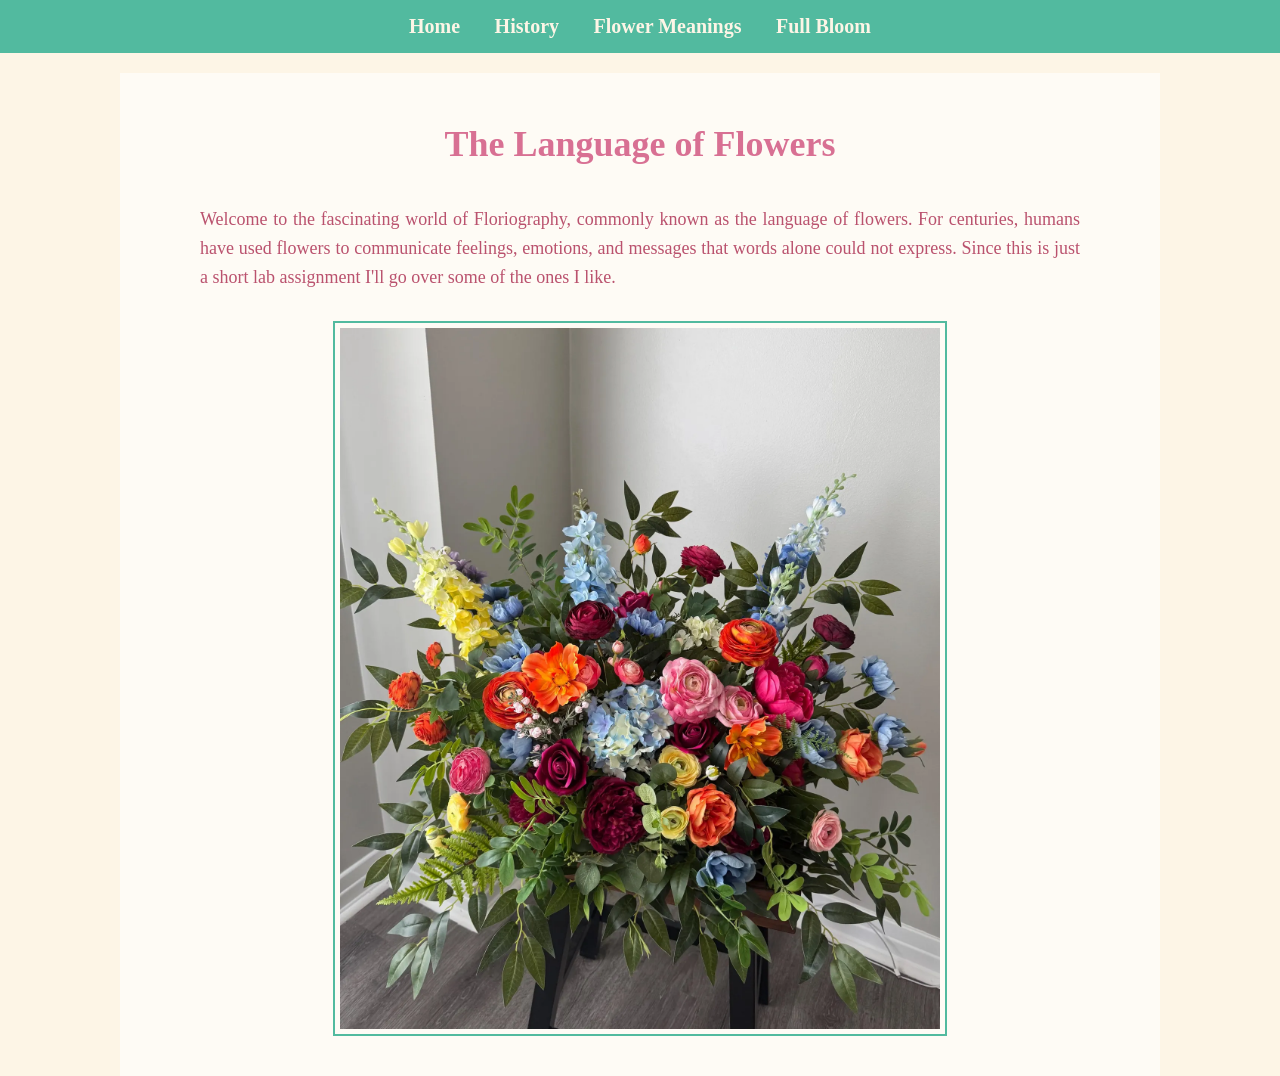
<file: CSE108/lab02/index.html>
<!DOCTYPE html>
<html lang="en">
<head>
    <meta charset="UTF-8">
    <meta name="viewport" content="width=device-width, initial-scale=1.0">
    <title>The Language of Flowers</title>
    <link rel="stylesheet" href="style.css">
</head>
<body>

    <nav>
        <a href="index.html">Home</a>
        <a href="history.html">History</a>
        <a href="meanings.html">Flower Meanings</a>
        <a href="video.html">Full Bloom</a>
    </nav>

    <div class="container">

        <h1>The Language of Flowers</h1>

        <p>
            Welcome to the fascinating world of Floriography, commonly known as the language of flowers. 
            For centuries, humans have used flowers to communicate feelings, emotions, and messages that 
            words alone could not express. Since this is just a short lab assignment I'll go over some of the ones I like.
        </p>

        <img src="images/home_flowers.jpg" alt="A beautiful bouquet of mixed flowers">
        

    </div>

</body>
</html>
</file>
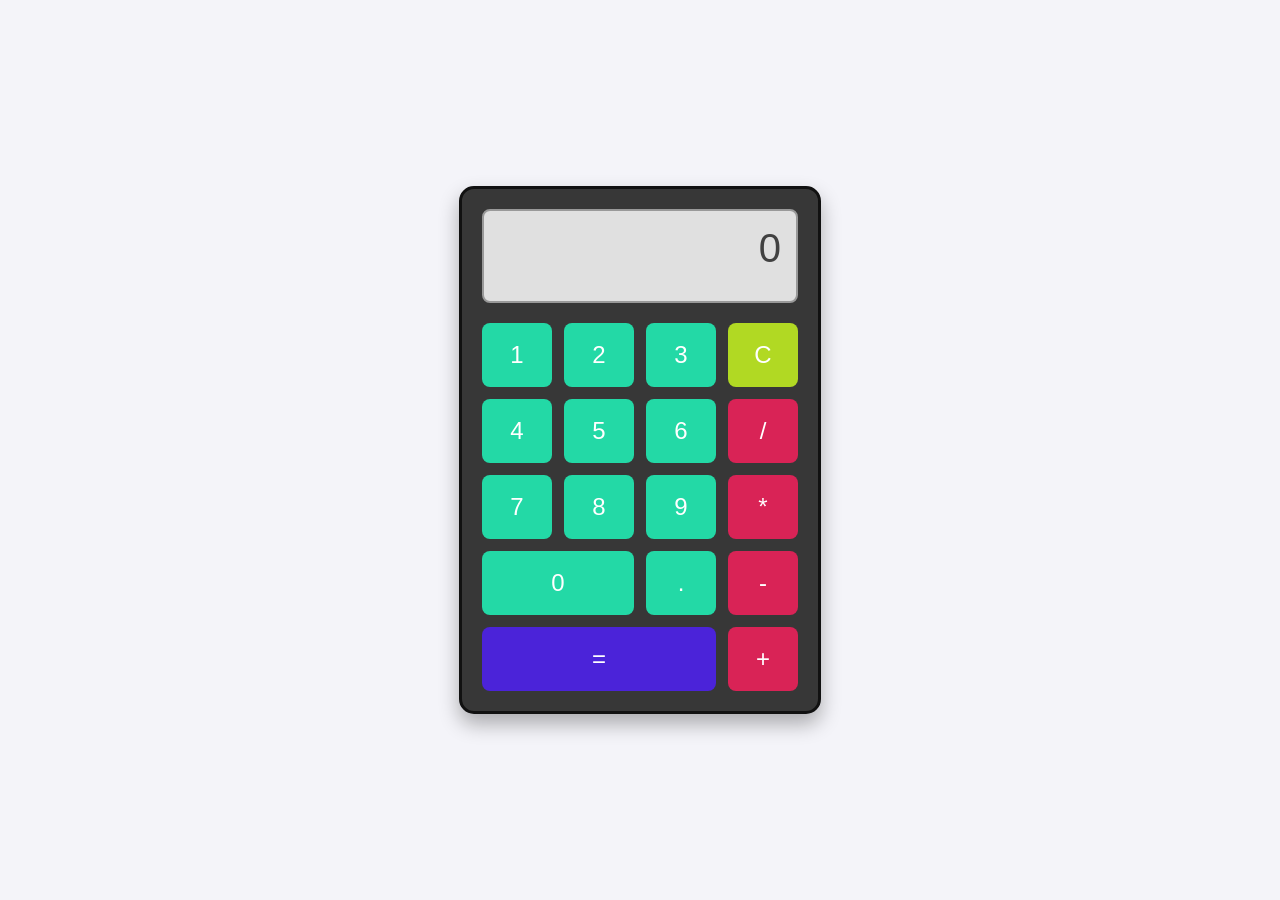
<file: CSE108/lab03/index.html>
<!DOCTYPE html>
<html lang="en">
<head>
    <meta charset="UTF-8">
    <meta name="viewport" content="width=device-width, initial-scale=1.0">
    <title>Lab 3 Calculator</title>
    <link rel="stylesheet" href="style.css">
</head>
<body>

    <div class="calculator">
        <!-- 1. Output field -->
        <div class="display" id="display">0</div>
        
        <!-- 6. Arranged in a grid -->
        <div class="calc-grid">
            <!-- Row 1 -->
            <button class="number" data-value="1">1</button>
            <button class="number" data-value="2">2</button>
            <button class="number" data-value="3">3</button>
            <button class="clear" data-action="clear">C</button>
            
            <!-- Row 2 -->
            <button class="number" data-value="4">4</button>
            <button class="number" data-value="5">5</button>
            <button class="number" data-value="6">6</button>
            <button class="operator" data-action="operator" data-value="/">/</button>
        
            <button class="number" data-value="7">7</button>
            <button class="number" data-value="8">8</button>
            <button class="number" data-value="9">9</button>
            <button class="operator" data-action="operator" data-value="*">*</button>

            <button class="number zero" data-value="0">0</button>
            <button class="decimal" data-action="decimal">.</button>
            <button class="operator" data-action="operator" data-value="-">-</button>

            <button class="equals" data-action="calculate" id="equals-btn">=</button>
            <button class="operator" data-action="operator" data-value="+" id="plus-btn">+</button>

        </div>
    </div>

    <!-- Load JS at the end so HTML elements are ready -->
    <script src="script.js"></script>
</body>
</html>
</file>
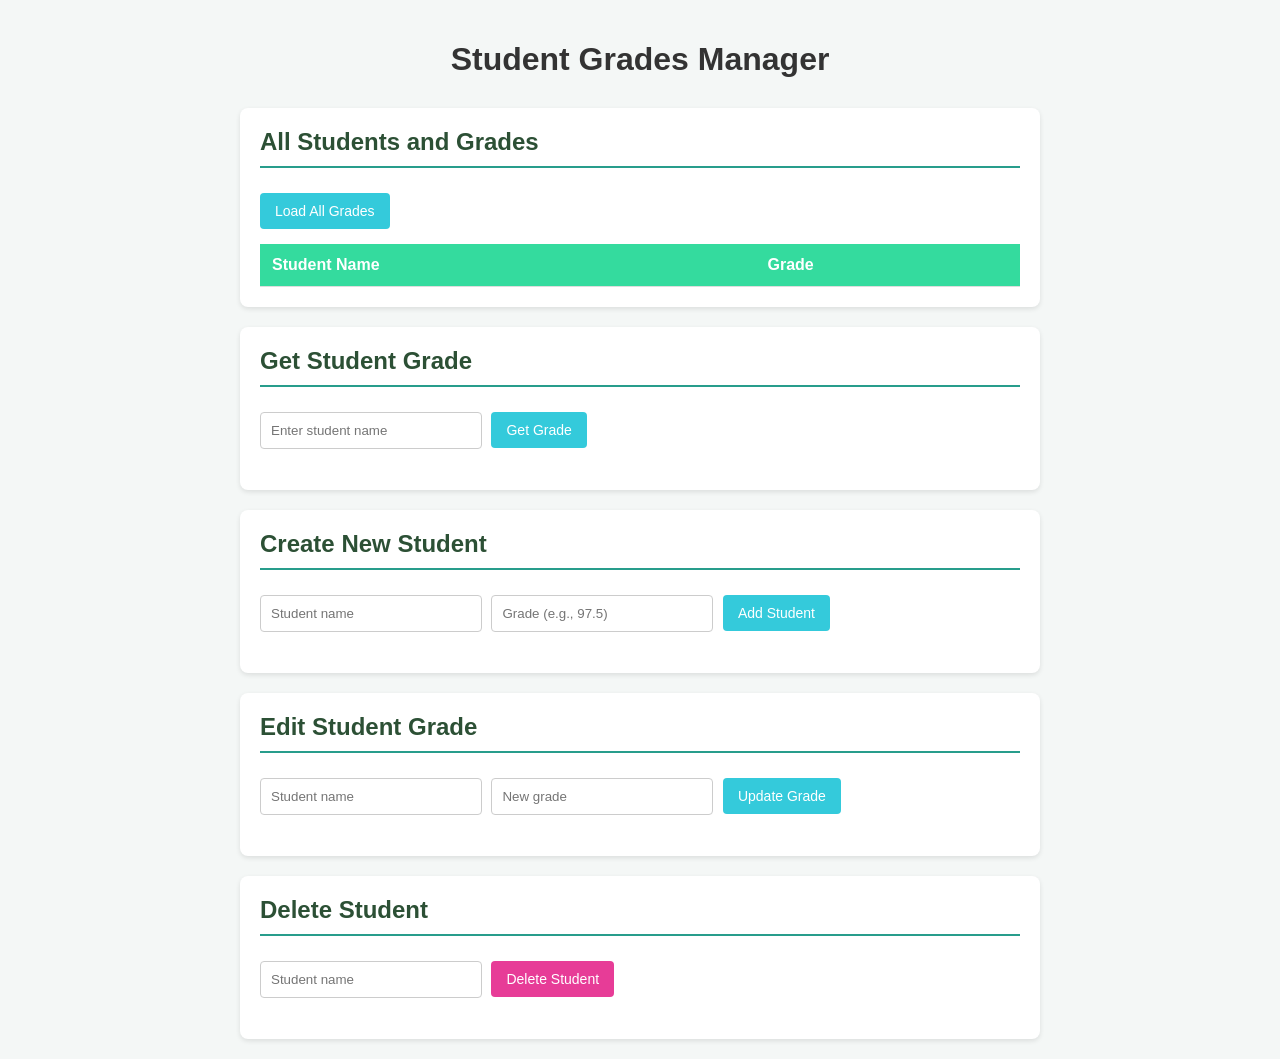
<file: CSE108/lab05/index.html>
<!DOCTYPE html>
<html lang="en">
<head>
    <meta charset="UTF-8">
    <meta name="viewport" content="width=device-width, initial-scale=1.0">
    <title>CSE 106 - Lab 5: Grades Manager</title>
    <link rel="stylesheet" href="style.css">
</head>
<body>
    <header>
        <h1>Student Grades Manager</h1>
    </header>

    <main>
        <!-- 1: View All Grades -->
        <section class="card">
            <h2>All Students and Grades</h2>
            <button id="btn-load-all">Load All Grades</button>
            <table id="grades-table">
                <thead>
                    <tr>
                        <th>Student Name</th>
                        <th>Grade</th>
                    </tr>
                </thead>
                <tbody id="grades-body">
                    <!-- Rows will be populated by JavaScript -->
                </tbody>
            </table>
        </section>

        <!-- 2: Get Specific Grade -->
        <section class="card">
            <h2>Get Student Grade</h2>
            <input type="text" id="get-name" placeholder="Enter student name">
            <button id="btn-get">Get Grade</button>
            <p id="get-result" class="result"></p>
        </section>

        <!-- 3: Create New Student -->
        <section class="card">
            <h2>Create New Student</h2>
            <input type="text" id="post-name" placeholder="Student name">
            <input type="number" id="post-grade" placeholder="Grade (e.g., 97.5)" step="0.1">
            <button id="btn-post">Add Student</button>
            <p id="post-result" class="result"></p>
        </section>

        <!-- 4: Edit Grade -->
        <section class="card">
            <h2>Edit Student Grade</h2>
            <input type="text" id="put-name" placeholder="Student name">
            <input type="number" id="put-grade" placeholder="New grade" step="0.1">
            <button id="btn-put">Update Grade</button>
            <p id="put-result" class="result"></p>
        </section>

        <!-- 5: Delete Grade -->
        <section class="card">
            <h2>Delete Student</h2>
            <input type="text" id="delete-name" placeholder="Student name">
            <button id="btn-delete" class="danger">Delete Student</button>
            <p id="delete-result" class="result"></p>
        </section>
    </main>

    <script src="script.js"></script>
</body>
</html>
</file>
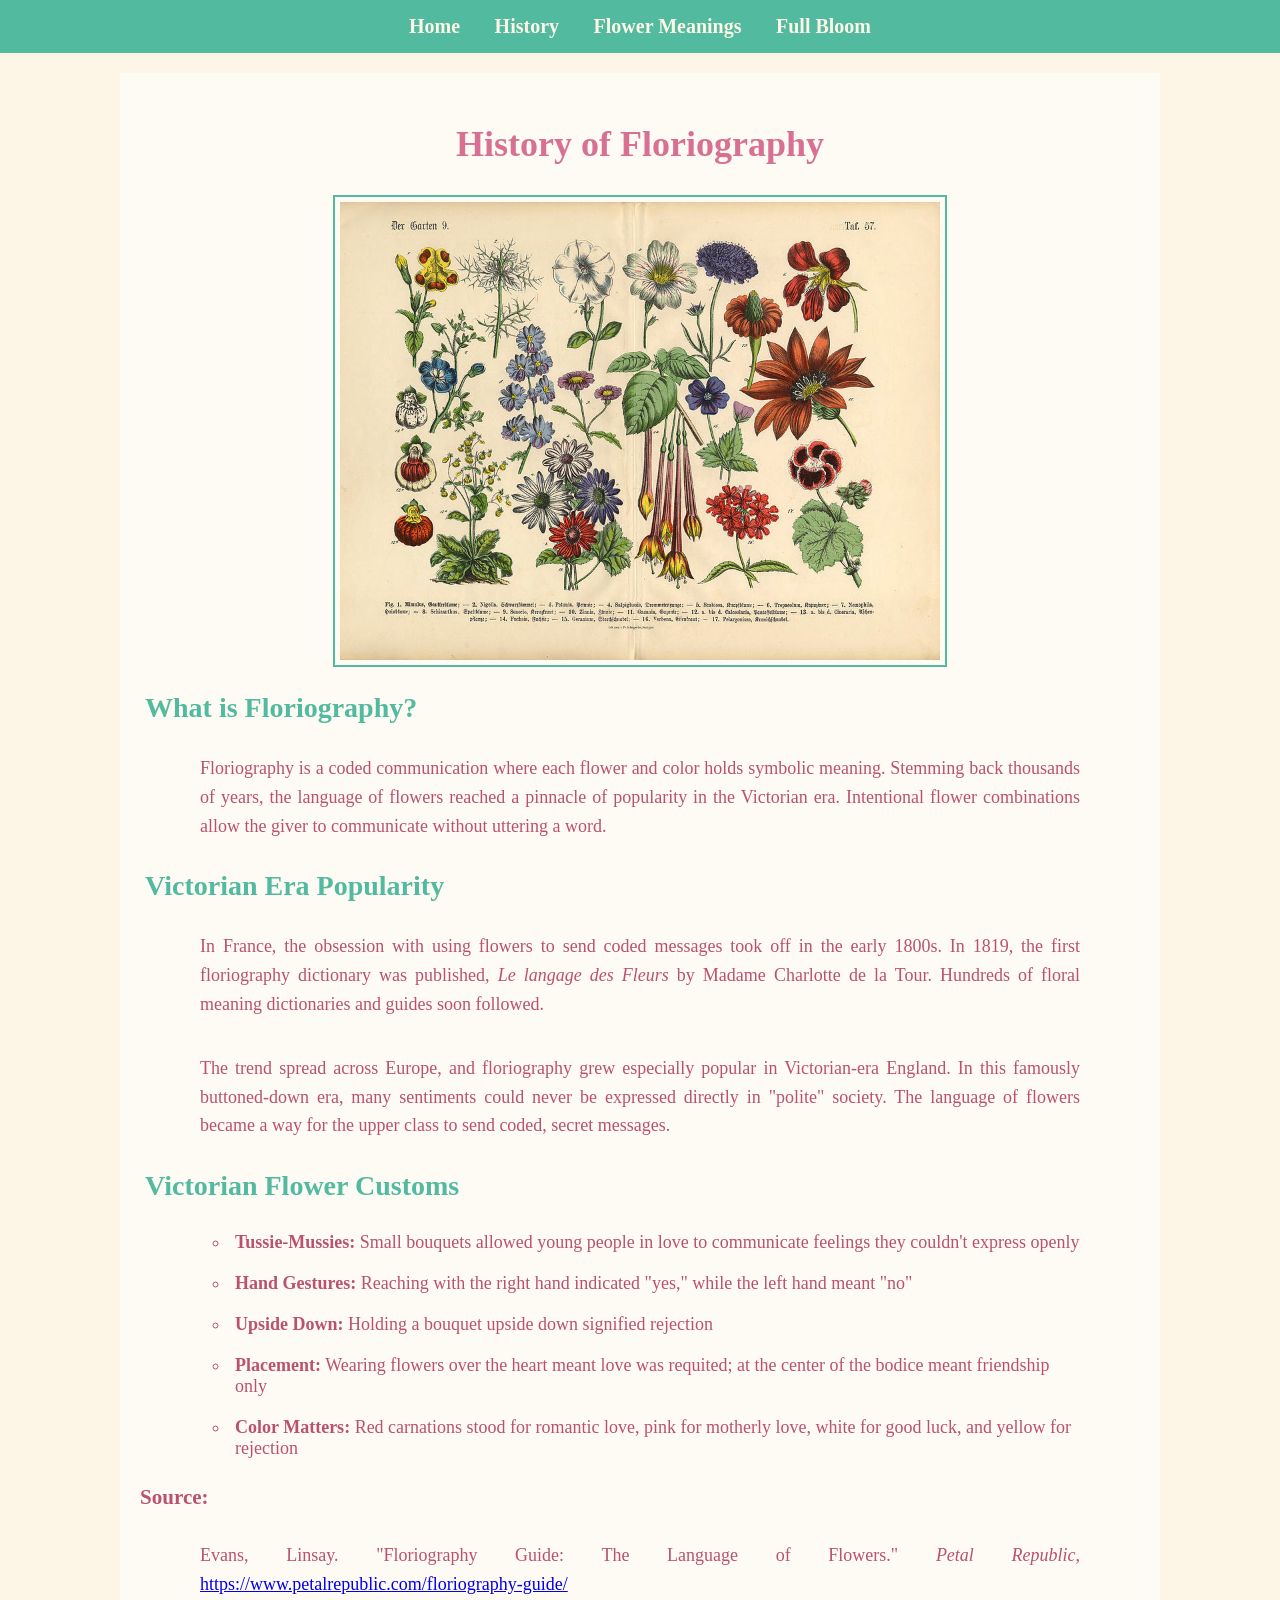
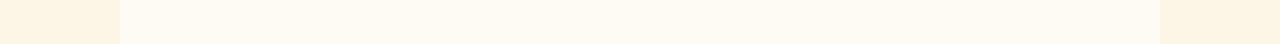
<file: CSE108/lab02/history.html>
<!DOCTYPE html>
<html lang="en">
<head>
    <meta charset="UTF-8">
    <meta name="viewport" content="width=device-width, initial-scale=1.0">
    <title>History of Floriography</title>
    <link rel="stylesheet" href="style.css">
</head>
<body>

    <nav>
        <a href="index.html">Home</a>
        <a href="history.html">History</a>
        <a href="meanings.html">Flower Meanings</a>
        <a href="video.html">Full Bloom</a>
    </nav>

    <div class="container">
        <h1>History of Floriography</h1>
        
        <img src="images/victorian.jpg" alt="Victorian era flower illustration">
        

        <h2>What is Floriography?</h2>
        <p>
            Floriography is a coded communication where each flower and color holds symbolic meaning. 
            Stemming back thousands of years, the language of flowers reached a pinnacle of popularity 
            in the Victorian era. Intentional flower combinations allow the giver to communicate without uttering a word.
        </p>

        <h2>Victorian Era Popularity</h2>
        <p>
            In France, the obsession with using flowers to send coded messages took off in the early 1800s. In 1819, 
            the first floriography dictionary was published, <em>Le langage des Fleurs</em> by Madame Charlotte de 
            la Tour. Hundreds of floral meaning dictionaries and guides soon followed.
        </p>

        <p>
            The trend spread across Europe, and floriography grew especially popular in Victorian-era England. In this 
            famously buttoned-down era, many sentiments could never be expressed directly in "polite" society. The 
            language of flowers became a way for the upper class to send coded, secret messages.
        </p>

        <h2>Victorian Flower Customs</h2>
        <ul>
            <li><strong>Tussie-Mussies:</strong> Small bouquets allowed young people in love to communicate feelings they couldn't express openly</li>
            <li><strong>Hand Gestures:</strong> Reaching with the right hand indicated "yes," while the left hand meant "no"</li>
            <li><strong>Upside Down:</strong> Holding a bouquet upside down signified rejection</li>
            <li><strong>Placement:</strong> Wearing flowers over the heart meant love was requited; at the center of the bodice meant friendship only</li>
            <li><strong>Color Matters:</strong> Red carnations stood for romantic love, pink for motherly love, white for good luck, and yellow for rejection</li>
        </ul>

        <div class="source-citation">
            <h3>Source:</h3>
            <p>
                Evans, Linsay. "Floriography Guide: The Language of Flowers." 
                <em>Petal Republic</em>, 
                <a href="https://www.petalrepublic.com/floriography-guide/" target="_blank">
                    https://www.petalrepublic.com/floriography-guide/
                </a>
            </p>
        </div>
    </div>

</body>
</html>
</file>
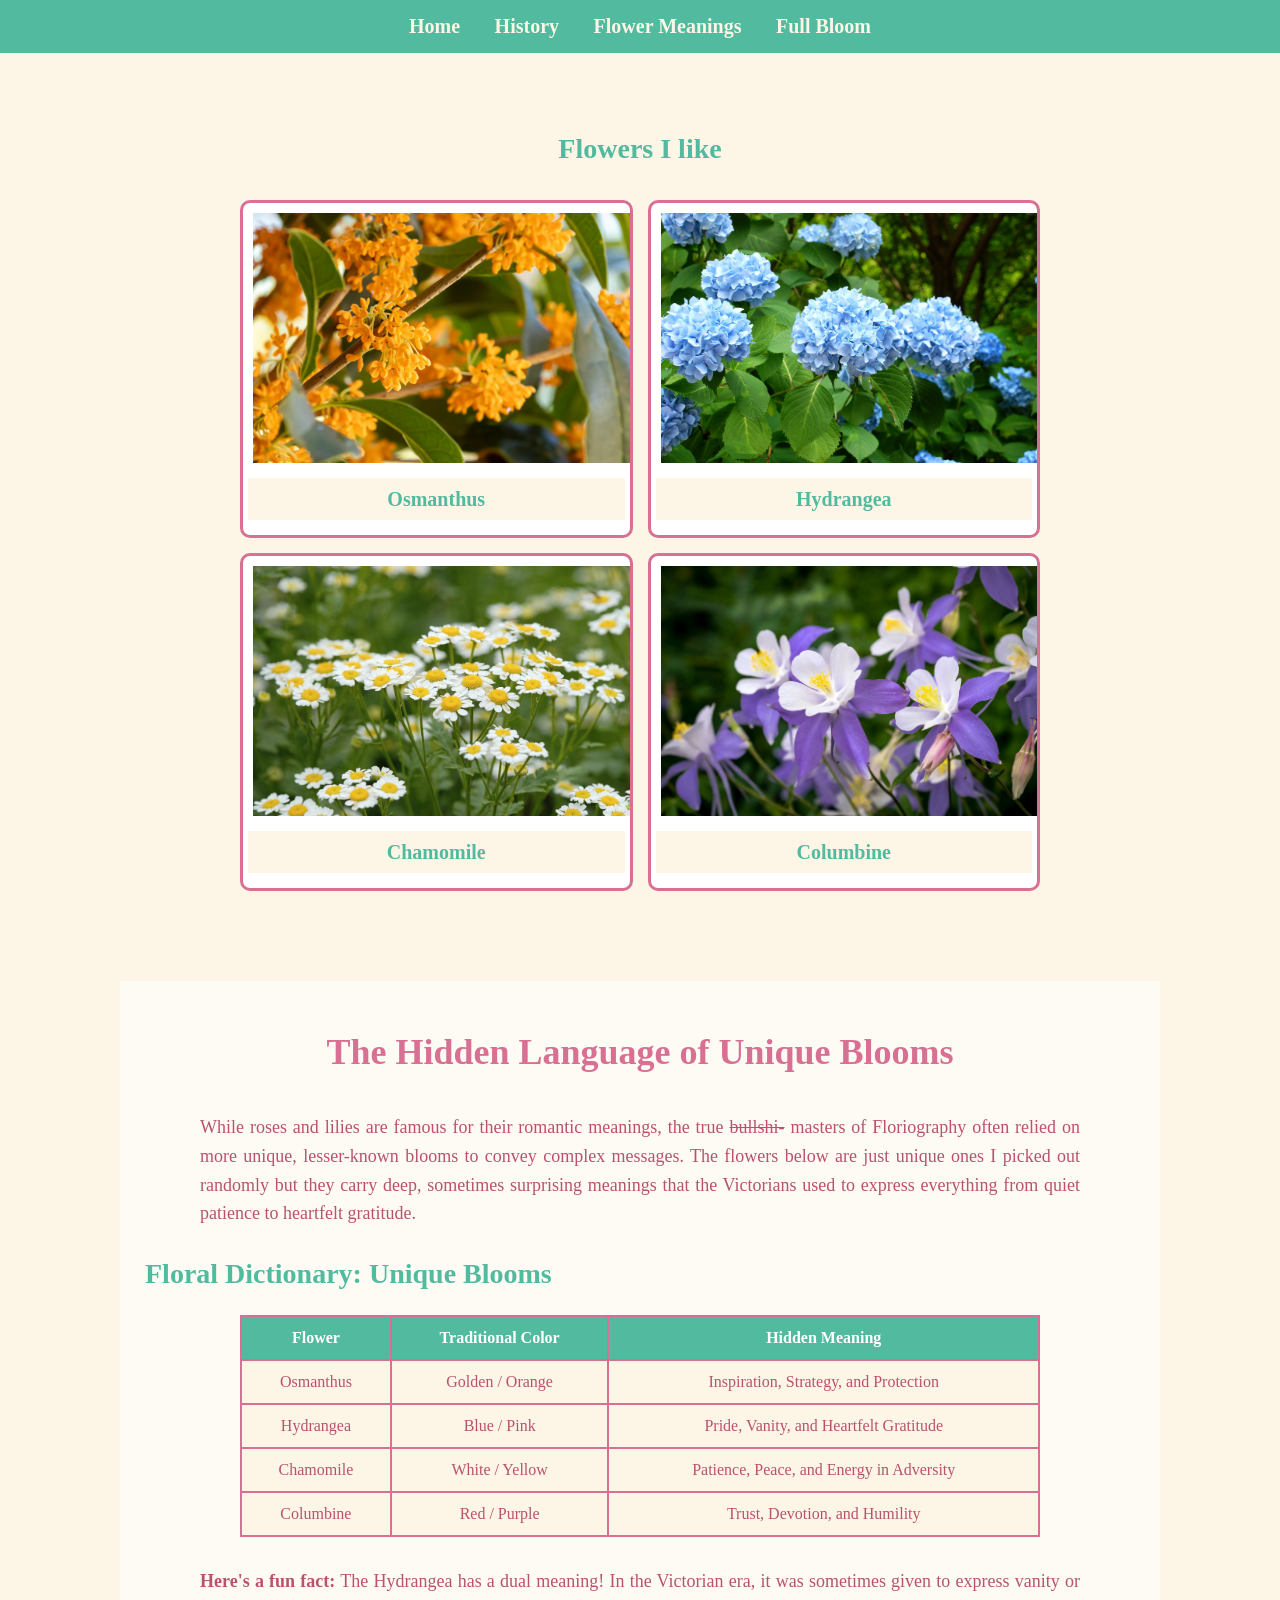
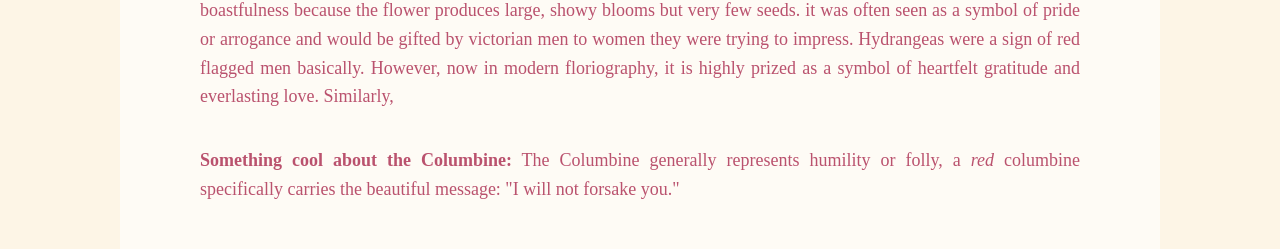
<file: CSE108/lab02/meanings.html>
<!DOCTYPE html>
<html lang="en">
<head>
    <meta charset="UTF-8">
    <meta name="viewport" content="width=device-width, initial-scale=1.0">
    <title>Flower Meanings</title>
    <link rel="stylesheet" href="style.css">
</head>
<body>

    <nav>
        <a href="index.html">Home</a>
        <a href="history.html">History</a>
        <a href="meanings.html">Flower Meanings</a>
        <a href="video.html">Full Bloom</a>
    </nav>

    <div class="collage-container">
        <h2>Flowers I like</h2>
        <div class="collage">
            <div class="collage-item">
                <img src="images/osmanthus.jpg" alt="Osmanthus - Golden orange flowers">
                <p class="flower-name">Osmanthus</p>
            </div>
            <div class="collage-item">
                <img src="images/hydrangea.jpg" alt="Hydrangea - Blue and pink blooms">
                <p class="flower-name">Hydrangea</p>
            </div>
            <div class="collage-item">
                <img src="images/chamomile.jpg" alt="Chamomile - White and yellow daisy-like flowers">
                <p class="flower-name">Chamomile</p>
            </div>
            <div class="collage-item">
                <img src="images/columbine.jpg" alt="Columbine - Red and purple bell-shaped flowers">
                <p class="flower-name">Columbine</p>
            </div>
        </div>
    </div>

    <div class="container">
        <h1>The Hidden Language of Unique Blooms</h1>
        
        
        <p>
            While roses and lilies are famous for their romantic meanings, the true <strike>bullshi-</strike> masters of Floriography 
            often relied on more unique, lesser-known blooms to convey complex messages. The flowers below 
            are just unique ones I picked out randomly but they carry deep, sometimes surprising meanings that the Victorians used to express everything from 
            quiet patience to heartfelt gratitude.
        </p>

        <h2>Floral Dictionary: Unique Blooms</h2>
        <table>
            <thead>
                <tr>
                    <th>Flower</th>
                    <th>Traditional Color</th>
                    <th>Hidden Meaning</th>
                </tr>
            </thead>
            <tbody>
                <tr>
                    <td>Osmanthus</td>
                    <td>Golden / Orange</td>
                    <td>Inspiration, Strategy, and Protection</td>
                </tr>
                <tr>
                    <td>Hydrangea</td>
                    <td>Blue / Pink</td>
                    <td>Pride, Vanity, and Heartfelt Gratitude</td>
                </tr>
                <tr>
                    <td>Chamomile</td>
                    <td>White / Yellow</td>
                    <td>Patience, Peace, and Energy in Adversity</td>
                </tr>
                <tr>
                    <td>Columbine</td>
                    <td>Red / Purple</td>
                    <td>Trust, Devotion, and Humility</td>
                </tr>
            </tbody>
        </table>

        <p>
            <strong>Here's a fun fact:</strong> The Hydrangea has a dual meaning! In the Victorian era, it was sometimes 
            given to express vanity or boastfulness because the flower produces large, showy blooms but very few seeds. 
            it was often seen as a symbol of pride or arrogance and would be gifted by victorian men to women they were trying to impress. 
            Hydrangeas were a sign of red flagged men basically.
            However, now in modern floriography, it is highly prized as a symbol of heartfelt 
            gratitude and everlasting love. Similarly, 
        </p>

        <p>
            <strong>Something cool about the Columbine:</strong> The Columbine generally represents humility or folly, 
            a <em>red</em> columbine specifically carries the beautiful message: "I will not forsake you."
        </p>
        
    </div>

</body>
</html>
</file>
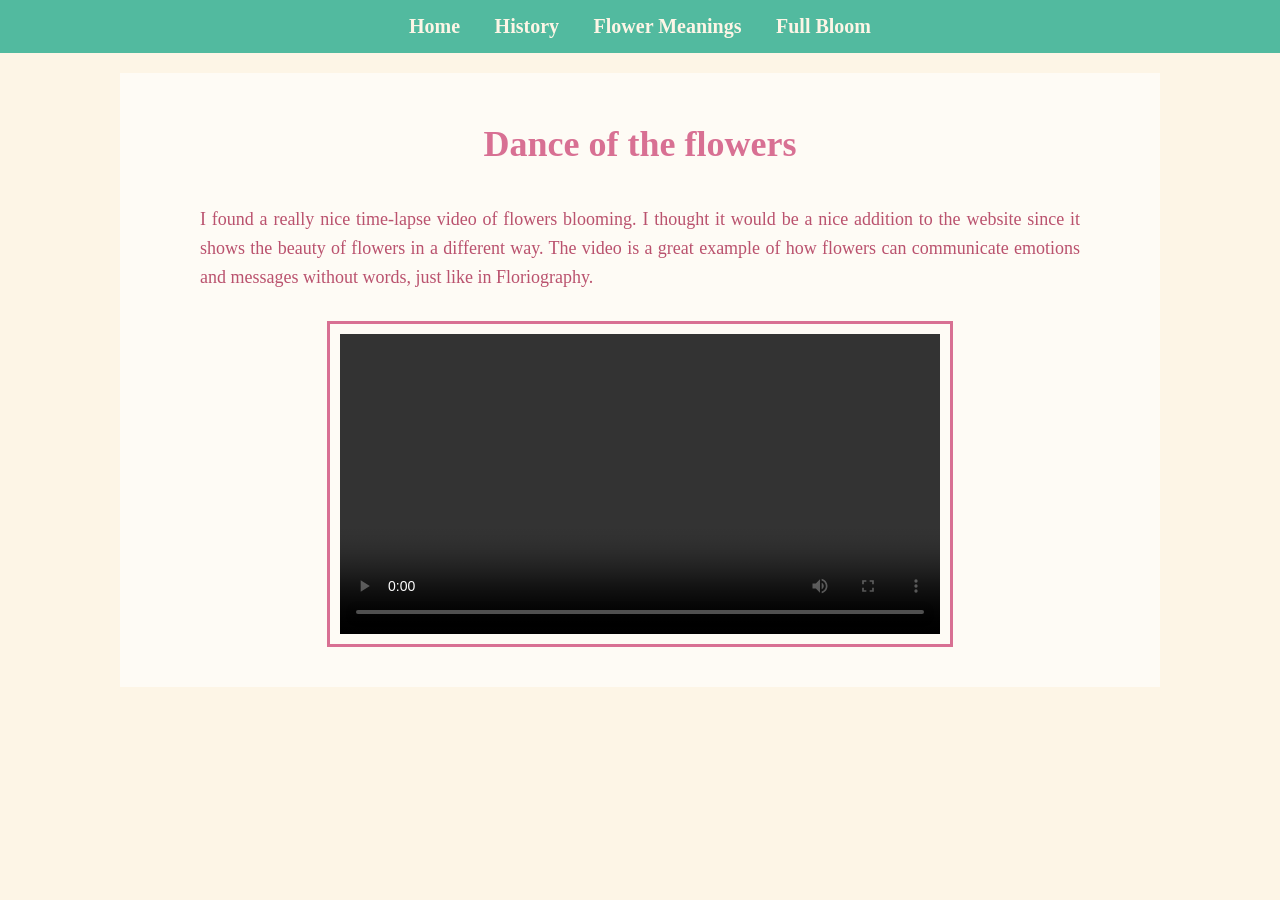
<file: CSE108/lab02/video.html>
<!DOCTYPE html>
<html lang="en">
<head>
    <meta charset="UTF-8">
    <meta name="viewport" content="width=device-width, initial-scale=1.0">
    <title>Full Bloom</title>
    <link rel="stylesheet" href="style.css">
</head>
<body>

    <nav>
        <a href="index.html">Home</a>
        <a href="history.html">History</a>
        <a href="meanings.html">Flower Meanings</a>
        <a href="video.html">Full Bloom</a>
    </nav>

    <div class="container">
        <h1>Dance of the flowers</h1>
        
        
        <p>
            I found a really nice time-lapse video of flowers blooming. I thought it would be a nice addition to the website since it shows the beauty of flowers in a different way. 
            The video is a great example of how flowers can communicate emotions and messages without words, just like in Floriography.
        </p>

        <video controls>
            <source src="flowers.mp4" type="video/mp4">
            Your browser does not support the video tag.
        </video>
    </div>

</body>
</html>
</file>
<file: CSE108/lab02/style.css>
body {
    background-color: #fdf5e6;
    color: #BA526E; 
    font-family: 'Georgia', serif; 
    font-size: 18px; 
    margin: 0;
    padding: 0;
    text-align: left; 
}

nav {
    background-color: #52BA9F;
    padding: 15px;
    text-align: center;
    margin-bottom: 20px;
}
nav a {
    color: #fdf5e6;
    text-decoration: none;
    margin: 0 15px;
    font-size: 20px;
    font-weight: bold;
}
nav a:hover {
    text-decoration: underline;
}

h1 {
    color: #d87093;
    text-align: center;
    font-size: 36px;
    margin: 20px 0;
    padding: 10px;
}
h2 {
    color: #52BA9F; 
    font-size: 28px;
    margin: 15px 0;
    padding: 5px;
    text-align: left;
}

p {
    font-size: 18px;
    line-height: 1.6;
    margin: 15px 50px;
    padding: 10px;
    text-align: justify;
}

img {
    display: block;
    margin: 20px auto;
    padding: 5px;
    border: 2px solid #52BA9F;
    max-width: 600px;
    width: 100%;
    height: auto;
}

table {
    border-collapse: collapse;
    width: 80%;
    margin: 20px auto;
    padding: 10px;
    background-color: #fdf5e6;
}
th, td {
    border: 2px solid #d87093;
    padding: 12px;
    text-align: center;
    font-size: 16px;
}
th {
    background-color: #52BA9F;
    color: white;
}

ul {
    margin: 20px 50px;
    padding-left: 40px;
    font-size: 18px;
    list-style-type: circle;
}
li {
    margin-bottom: 10px;
    padding: 5px;
}

video {
    display: block;
    margin: 20px auto;
    padding: 10px;
    border: 3px solid #d87093;
    width: 60%;
}

.container {
    max-width: 1000px;
    margin: 0 auto;
    padding: 20px;
    background-color: rgba(255, 255, 255, 0.6);
}

.collage-container {
    text-align: center;
    margin: 40px auto;
    padding: 20px;
}

.collage-container h2 {
    text-align: center;
}

.collage {
    display: grid;
    grid-template-columns: 1fr 1fr;
    grid-template-rows: 1fr 1fr;
    gap: 15px;
    max-width: 800px;
    margin: 20px auto;
    padding: 10px;
}

.collage-item {
    position: relative;
    overflow: hidden;
    border: 3px solid #d87093;
    border-radius: 10px;
    padding: 5px;
    background-color: white;
}

.collage-item img {
    width: 100%;
    height: 250px;
    object-fit: cover;
    display: block;
    margin: 0;
    border: none;
    border-radius: 5px;
}

.collage-item:hover img {
    transform: scale(1.05);
    transition: transform 0.3s ease;
}

.flower-name {
    font-size: 20px;
    font-weight: bold;
    color: #52BA9F;
    margin: 10px 0;
    padding: 5px;
    text-align: center;
    background-color: #fdf5e6;
}

/* Responsive Design for smaller screens */
@media screen and (max-width: 600px) {
    .collage {
        grid-template-columns: 1fr;
        grid-template-rows: repeat(4, 1fr);
    }
    
    .collage-item img {
        height: 200px;
    }
}
</file>
<file: CSE108/lab03/style.css>
/* General Page Setup */
body {
    display: flex;
    justify-content: center;
    align-items: center;
    height: 100vh;
    background-color: #f4f4f9;
    font-family: 'Segoe UI', Tahoma, Geneva, Verdana, sans-serif;
    margin: 0;
}

/* Calculator Container (Background & Border) */
.calculator {
    background-color: #373737;
    padding: 20px;
    border-radius: 15px;
    border: 3px solid #111;
    box-shadow: 0 10px 20px rgba(0,0,0,0.3);
}

/* Output Display */
.display {
    background-color: #e0e0e0;
    color: #414141;
    font-size: 2.5rem;
    padding: 15px;
    text-align: right;
    margin-bottom: 20px;
    border-radius: 8px;
    min-height: 60px;
    border: 2px solid #999;
    word-wrap: break-word;
}

/* Grid Layout */
.calc-grid {
    display: grid;
    grid-template-columns: repeat(4, 70px);
    grid-gap: 12px;
}

/* Base Button Styles */
button {
    font-size: 1.5rem;
    padding: 18px;
    border: none;
    border-radius: 8px;
    cursor: pointer;
    transition: transform 0.1s, opacity 0.2s;
}
button:active {
    transform: scale(0.95);
}

/* 5. Different Colors for Button Types */
.number { background-color: #23d9a6; color: #fff; }
.number:hover { background-color: #35efba; }

.operator { background-color: #d92356; color: #fff; }
.operator:hover { background-color: #f03d56; }

.equals { background-color: #4b23d9; color: #fff; grid-column: span 3; }
.equals:hover { background-color: #5c33f0; }

.clear { background-color: #b1d923; color: #fff; }
.clear:hover { background-color: #c4f03d; }

.decimal { background-color: #23d9a6; color: #fff; }
.zero { grid-column: span 2; }

/* 2. Highlighted Active Operator */
.operator.active {
    background-color: #fff;
    color: #ff9500;
    box-shadow: 0 0 10px rgba(255, 255, 255, 0.5);
}
</file>
<file: CSE108/lab05/style.css>
body {
    font-family: 'Segoe UI', Tahoma, Geneva, Verdana, sans-serif;
    background-color: #f4f7f6;
    color: #333;
    margin: 0;
    padding: 20px;
}

header {
    text-align: center;
    margin-bottom: 30px;
}

main {
    max-width: 800px;
    margin: 0 auto;
    display: flex;
    flex-direction: column;
    gap: 20px;
}

.card {
    background: #fff;
    padding: 20px;
    border-radius: 8px;
    box-shadow: 0 2px 5px rgba(0,0,0,0.1);
}

h2 {
    margin-top: 0;
    color: #2c5035;
    border-bottom: 2px solid #289d8c;
    padding-bottom: 10px;
}

input {
    padding: 10px;
    margin: 5px 5px 5px 0;
    border: 1px solid #ccc;
    border-radius: 4px;
    width: 200px;
}

button {
    padding: 10px 15px;
    background-color: #34cadb;
    color: white;
    border: none;
    border-radius: 4px;
    cursor: pointer;
    font-size: 14px;
    margin-top: 5px;
}

button:hover {
    background-color: #2965b9;
}

button.danger {
    background-color: #e73c97;
}

button.danger:hover {
    background-color: #c02b58;
}

table {
    width: 100%;
    border-collapse: collapse;
    margin-top: 15px;
}

th, td {
    padding: 12px;
    text-align: left;
    border-bottom: 1px solid #ddd;
}

th {
    background-color: #34db9e;
    color: white;
}

tr:hover {
    background-color: #f1f1f1;
}

.result {
    margin-top: 10px;
    font-weight: bold;
}

.success { color: #27a0ae; }
.error { color: #e74c3c; }
</file>
